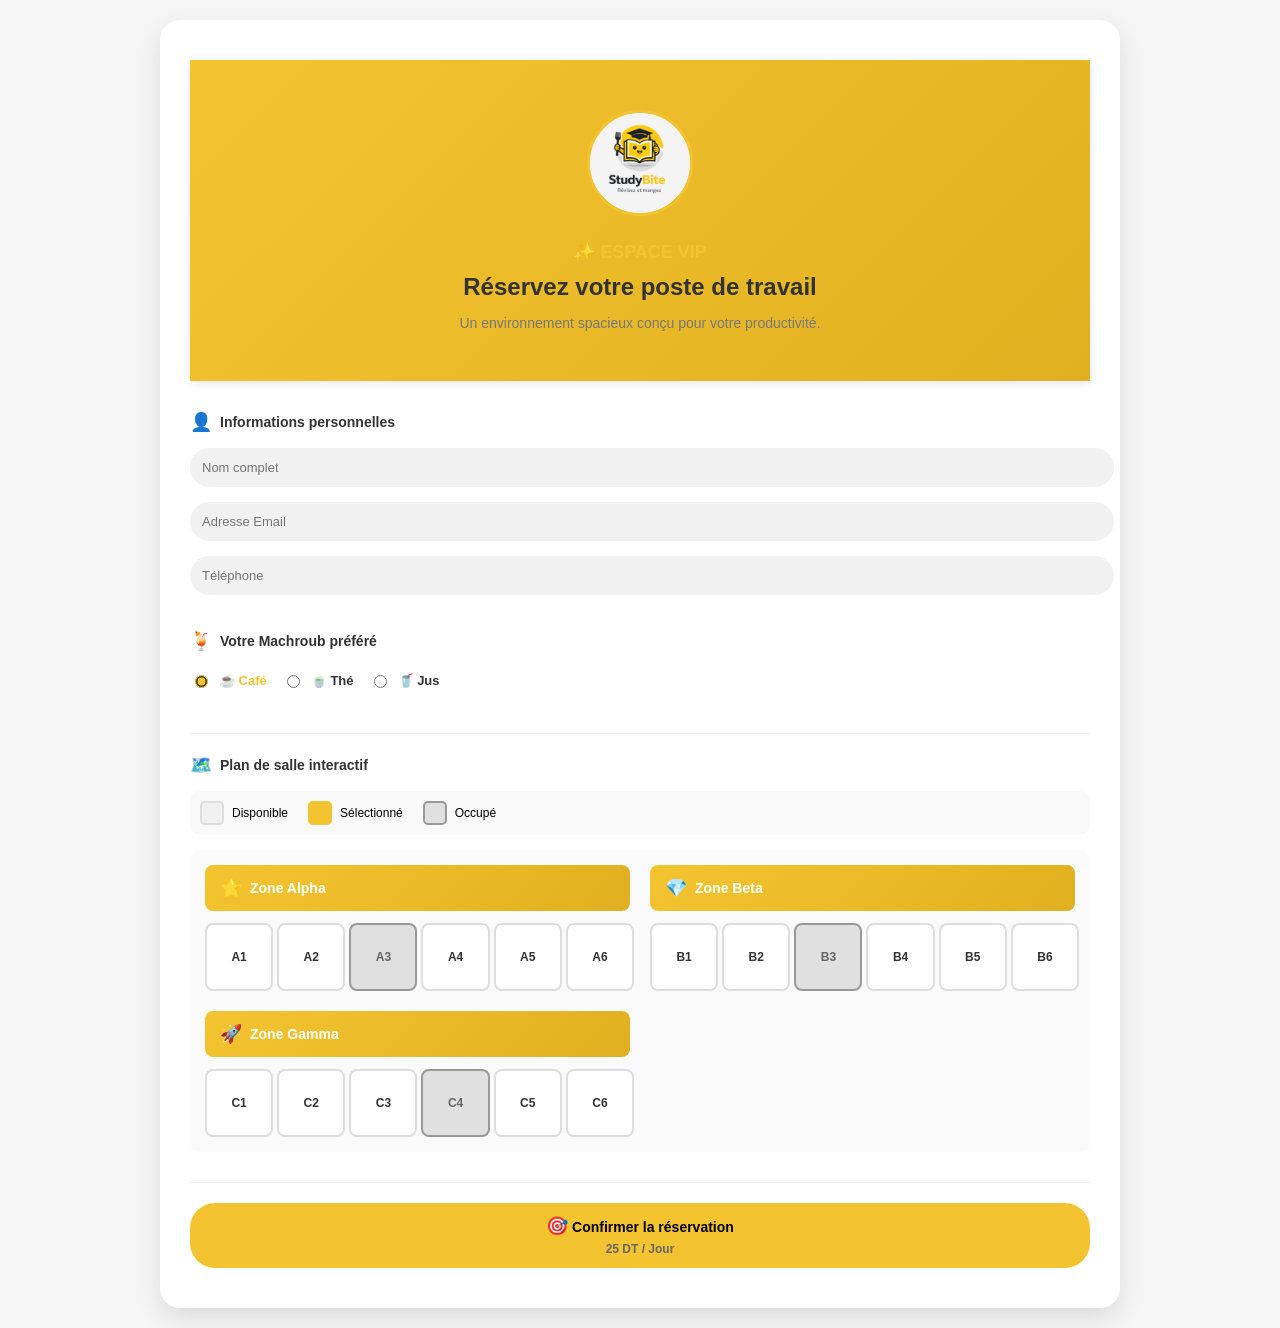
<file: front/palce.html>
<!DOCTYPE html>
<html lang="fr">
<head>
    <meta charset="UTF-8">
    <meta name="viewport" content="width=device-width, initial-scale=1.0">
    <title>Réservation de Poste - Espace VIP</title>
    <link rel="stylesheet" href="place.css">
    <style>
        body {
            margin: 0;
            padding: 0;
            font-family: 'Poppins', Arial, sans-serif;
            background-color: #f5f5f5;
        }

        .page-entiere {
            width: 100%;
            min-height: 100vh;
            display: flex;
            justify-content: center;
            align-items: center;
            padding: 20px 0;
        }

        .boite-reservation {
            background-color: white;
            width: 90%;
            max-width: 900px;
            padding: 40px 30px;
            border-radius: 20px;
            text-align: left;
            box-shadow: 0 10px 25px rgba(0, 0, 0, 0.1);
        }

        .logo {
            width: 100px;
            height: 100px;
            margin: 0 auto 25px;
            overflow: hidden;
            border-radius: 50%;
            border: 3px solid #f4c430;
            display: flex;
            align-items: center;
            justify-content: center;
            background: #f9f9f9;
        }

        .logo img {
            width: 100%;
            height: 100%;
            object-fit: cover;
            border-radius: 50%;
        }
    </style>
</head>
<body>

<div class="page-entiere">
    <div class="boite-reservation">
        <header style="text-align: center; margin-bottom: 30px;">
            <div class="logo">
                <img src="logo.png" alt="Logo">
            </div>
            <div style="font-size: 18px; color: #f4c430; font-weight: 600; margin-bottom: 10px;">✨ ESPACE VIP</div>
            <h1 style="margin: 10px 0; color: #333; font-size: 24px; font-weight: 700;">Réservez votre poste de travail</h1>
            <p style="color: #777; margin-bottom: 0; font-size: 14px;">Un environnement spacieux conçu pour votre productivité.</p>
        </header>

        <form>
            <div class="form-container">
                <div class="section">
                    <div class="group">
                    <label >
                        <span class="sigle">👤</span>
                        Informations personnelles
                    </label>
                    <input 
                        type="text" 
                        id="fullName" 
                        name="fullName"
                        placeholder="Nom complet" 
                        required>
                    <input 
                        type="email" 
                        id="email" 
                        name="email"
                        placeholder="Adresse Email" 
                        required>
                    <input 
                        type="tel" 
                        id="phone" 
                        name="phone"
                        placeholder="Téléphone " >
                </div>
                
                <div class="group">
                    <label>
                        <span class="sigle">🍹</span>
                        Votre Machroub préféré
                    </label>
                    <div class="drinks">
                        <label class="drink"><input type="radio" name="m" checked><span>☕ Café</span></label>
                        <label class="drink"><input type="radio" name="m"><span>🍵 Thé</span></label>
                        <label class="drink"><input type="radio" name="m"><span>🥤 Jus</span></label>
                    </div>
                </div>
            </div>

           
            <div class="map">
                <label>
                    <span class="sigle">🗺️</span>
                    Plan de salle interactif
                </label>
                
                <div class="legend">
                    <div class="legend-item">
                        <div class="box"></div>
                        <span>Disponible</span>
                    </div>
                    <div class="legend-item">
                        <div class="box selected"></div>
                        <span>Sélectionné</span>
                    </div>
                    <div class="legend-item">
                        <div class="box occupied"></div>
                        <span>Occupé</span>
                    </div>
                </div>

                <div class="plan">
                    <div class="zone">
                        <div class="surface">
                            <span class="sigle">🌟</span>
                            Zone Alpha
                        </div>
                        <div class="seats" data-zone="alpha">
                            <div class="seat free" data-seat="A1" title="Place A1 - Disponible">A1</div>
                            <div class="seat free" data-seat="A2" title="Place A2 - Disponible">A2</div>
                            <div class="seat occupied" data-seat="A3" title="Place A3 - Occupée">A3</div>
                            <div class="seat free" data-seat="A4" title="Place A4 - Disponible">A4</div>
                            <div class="seat free" data-seat="A5" title="Place A5 - Disponible">A5</div>
                            <div class="seat free" data-seat="A6" title="Place A6 - Disponible">A6</div>
                        </div>
                    </div>
                    <div class="zone">
                        <div class="surface">
                            <span class="sigle">💎</span>
                            Zone Beta
                        </div>
                        <div class="seats" data-zone="beta">
                            <div class="seat free" data-seat="B1" title="Place B1 - Disponible">B1</div>
                            <div class="seat free" data-seat="B2" title="Place B2 - Disponible">B2</div>
                            <div class="seat occupied" data-seat="B3" title="Place B3 - Occupée">B3</div>
                            <div class="seat free" data-seat="B4" title="Place B4 - Disponible">B4</div>
                            <div class="seat free" data-seat="B5" title="Place B5 - Disponible">B5</div>
                            <div class="seat free" data-seat="B6" title="Place B6 - Disponible">B6</div>
                        </div>
                    </div>

                
                    <div class="table">
                        <div class="surface">
                            <span class="sigle">🚀</span>
                            Zone Gamma
                        </div>
                        <div class="seats" data-zone="gamma">
                            <div class="seat free" data-seat="C1" title="Place C1 - Disponible">C1</div>
                            <div class="seat free" data-seat="C2" title="Place C2 - Disponible">C2</div>
                            <div class="seat free" data-seat="C3" title="Place C3 - Disponible">C3</div>
                            <div class="seat occupied" data-seat="C4" title="Place C4 - Occupée">C4</div>
                            <div class="seat free" data-seat="C5" title="Place C5 - Disponible">C5</div>
                            <div class="seat free" data-seat="C6" title="Place C6 - Disponible">C6</div>
                        </div>
                    </div>
                </div>
            </div>
        </div>

            <footer style="margin-top: 30px; text-align: center; border-top: 1px solid #f1f1f1; padding-top: 20px;">
                <button type="submit" class="btn" id="confirmBtn" style="width: 100%; padding: 12px; border: none; border-radius: 25px; background: #f4c430; font-weight: 600; cursor: pointer; font-size: 14px;">
                    <span class="sigle">🎯</span>
                    <span class="text">Confirmer la réservation</span>
                    <span class="price" style="display: block; font-size: 12px; color: #666; margin-top: 5px;">25 DT / Jour</span>
                </button>
            </footer>
        </form>

</body>
</html>
</file>
<file: front/place.css>
header {
    background: linear-gradient(135deg, #f4c430, #e0b020);
    color: white;
    padding: 50px 0;
    text-align: center;
    box-shadow: 0 2px 10px rgba(0, 0, 0, 0.1);
}

header h1 {
    margin: 0;
    font-size: 32px;
    font-weight: 700;
}


.form-container {
    display: flex;
    flex-direction: column;
    gap: 30px;
}

.section {
    display: flex;
    flex-direction: column;
    gap: 20px;
}

/* Group Styling */
.group {
    display: flex;
    flex-direction: column;
    gap: 10px;
    margin-bottom: 15px;
}

.group label {
    font-size: 14px;
    font-weight: 600;
    color: #333;
    display: flex;
    align-items: center;
    gap: 8px;
}

.sigle {
    font-size: 18px;
    display: inline-block;
}

/* Input Fields */
.group input[type="text"],
.group input[type="email"],
.group input[type="tel"],
.group input[type="date"],
.group input[type="time"],
.group select {
    width: 100%;
    padding: 12px;
    margin-top: 5px;
    border-radius: 25px;
    border: none;
    background: #f1f1f1;
    font-family: 'Poppins', Arial, sans-serif;
    font-size: 13px;
    transition: all 0.3s ease;
}

.group textarea {
    width: 100%;
    padding: 12px;
    margin-top: 5px;
    border-radius: 14px;
    border: none;
    background: #f1f1f1;
    font-family: 'Poppins', Arial, sans-serif;
    font-size: 13px;
    resize: vertical;
    min-height: 90px;
    box-sizing: border-box;
}

.group input[type="text"]:focus,
.group input[type="email"]:focus,
.group input[type="tel"]:focus,
.group input[type="date"]:focus,
.group input[type="time"]:focus,
.group select:focus {
    outline: 2px solid #f4c430;
    background: #fff;
}

.group textarea:focus {
    outline: 2px solid #f4c430;
    background: #fff;
}

.group select {
    cursor: pointer;
}

/* Drinks Selection */
.drinks {
    display: flex;
    gap: 15px;
    flex-wrap: wrap;
    margin-top: 10px;
}

.drink {
    display: flex;
    align-items: center;
    gap: 8px;
    cursor: pointer;
    user-select: none;
}

.drink input[type="radio"] {
    cursor: pointer;
    accent-color: #f4c430;
}

.drink span {
    font-size: 13px;
    color: #333;
    transition: color 0.3s ease;
}

.drink input[type="radio"]:checked + span {
    color: #f4c430;
    font-weight: 600;
}

/* Map and Seating */
.map {
    display: flex;
    flex-direction: column;
    gap: 15px;
    padding-top: 20px;
    border-top: 1px solid #f1f1f1;
}

.map label {
    font-size: 14px;
    font-weight: 600;
    color: #333;
    display: flex;
    align-items: center;
    gap: 8px;
}

/* Legend */
.legend {
    display: flex;
    gap: 20px;
    flex-wrap: wrap;
    font-size: 12px;
    padding: 10px;
    background: #f9f9f9;
    border-radius: 10px;
}

.legend-item {
    display: flex;
    align-items: center;
    gap: 8px;
}

.legend-item .box {
    width: 20px;
    height: 20px;
    border-radius: 5px;
    border: 2px solid #ddd;
    background: #f1f1f1;
}

.legend-item .box.selected {
    background: #f4c430;
    border-color: #f4c430;
}

.legend-item .box.occupied {
    background: #e0e0e0;
    border-color: #999;
}

/* Seating Plan */
.plan {
    display: grid;
    grid-template-columns: repeat(auto-fit, minmax(300px, 1fr));
    gap: 20px;
    padding: 15px;
    background: #fafafa;
    border-radius: 10px;
}

.zone,
.table {
    display: flex;
    flex-direction: column;
    gap: 12px;
}

.surface {
    background: linear-gradient(135deg, #f4c430, #e0b020);
    color: white;
    padding: 12px 15px;
    border-radius: 8px;
    font-weight: 600;
    font-size: 14px;
    display: flex;
    align-items: center;
    gap: 8px;
    text-align: center;
}

/* Seats Grid */
.seats {
    display: grid;
    grid-template-columns: repeat(auto-fit, minmax(40px, 1fr));
    gap: 8px;
}

.seat {
    width: 100%;
    aspect-ratio: 1;
    display: flex;
    align-items: center;
    justify-content: center;
    border-radius: 8px;
    border: 2px solid #ddd;
    background: #f1f1f1;
    cursor: pointer;
    font-size: 12px;
    font-weight: 600;
    color: #333;
    transition: all 0.3s ease;
    user-select: none;
}

.seat.free {
    background: #fff;
    border-color: #ddd;
}

.seat.free:hover {
    background: #f4c430;
    border-color: #f4c430;
    color: white;
    transform: scale(1.05);
}

.seat.occupied {
    background: #e0e0e0;
    border-color: #999;
    cursor: not-allowed;
    color: #666;
}

.seat.occupied:hover {
    transform: none;
}

.seat.selected {
    background: #f4c430;
    border-color: #f4c430;
    color: white;
}

/* Responsive Design */
@media (max-width: 768px) {
    .boite-reservation {
        width: 95%;
        padding: 30px 20px;
    }

    .plan {
        grid-template-columns: 1fr;
    }

    .drinks {
        flex-direction: column;
    }

    .legend {
        flex-direction: column;
        gap: 10px;
    }

    .seats {
        grid-template-columns: repeat(4, 1fr);
    }
}

@media (max-width: 480px) {
    .boite-reservation {
        padding: 20px 15px;
    }

    .group input[type="text"],
    .group input[type="email"],
    .group input[type="tel"],
    .group input[type="date"],
    .group input[type="time"],
    .group select {
        padding: 10px;
    }

    .seats {
        grid-template-columns: repeat(3, 1fr);
    }

    .seat {
        font-size: 11px;
    }
}
</file>
